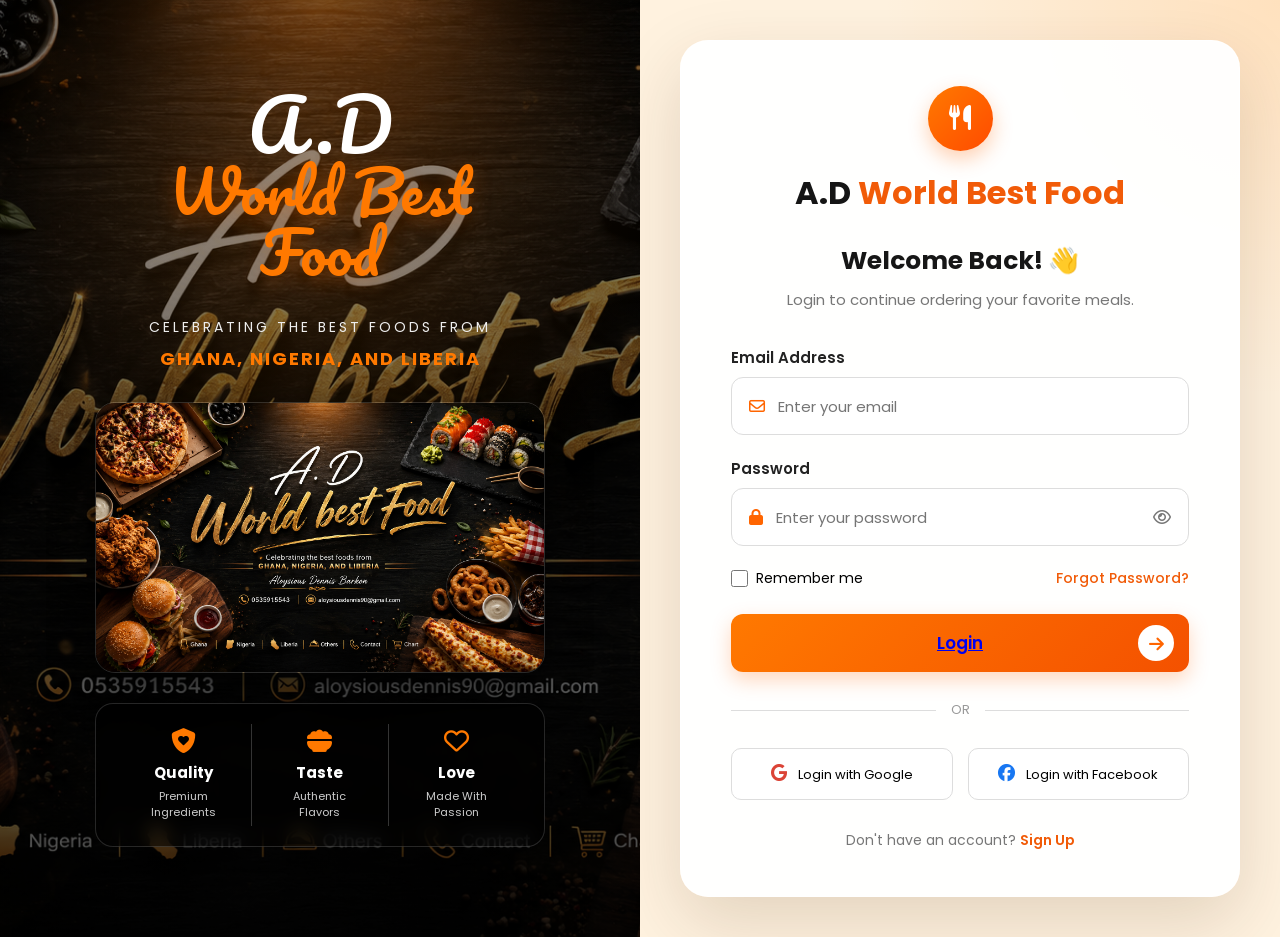
<file: index.html>
<!DOCTYPE html>
<html lang="en">
<head>
    <meta charset="UTF-8">
    <meta name="viewport" content="width=device-width, initial-scale=1.0">

    <title>A.D World Best Food - Login</title>

    <link rel="stylesheet" href="style.css">

    <!-- Google Font -->
    <link href="https://fonts.googleapis.com/css2?family=Poppins:wght@300;400;500;600;700&family=Pacifico&display=swap" rel="stylesheet">

    <!-- Icons -->
    <link rel="stylesheet"
          href="https://cdnjs.cloudflare.com/ajax/libs/font-awesome/6.5.2/css/all.min.css">
</head>



<body>

<div class="login-container">

    <!-- LEFT SIDE -->
    <section class="food-section">

        <div class="overlay"></div>

        <div class="food-content">

            <div class="brand">
                <span class="ad-logo">A.D</span>
                <span class="food-title">World Best<br>Food</span>
            </div>

            <p class="tagline">
                CELEBRATING THE BEST FOODS FROM
            </p>

            <h3>
                GHANA, NIGERIA, AND LIBERIA
            </h3>

            <div class="food-image">
                <img src="ChatGPT Image Aug 12, 2026, 12_40_56 AM.png" alt="Delicious sushi">
            </div>

            <div class="features">

                <div class="feature">
                    <i class="fa-solid fa-shield-heart"></i>
                    <h4>Quality</h4>
                    <p>Premium<br>Ingredients</p>
                </div>

                <div class="feature">
                    <i class="fa-solid fa-bowl-food"></i>
                    <h4>Taste</h4>
                    <p>Authentic<br>Flavors</p>
                </div>

                <div class="feature">
                    <i class="fa-regular fa-heart"></i>
                    <h4>Love</h4>
                    <p>Made With<br>Passion</p>
                </div>

            </div>

        </div>

    </section>


    <!-- RIGHT SIDE -->
    <section class="login-section">

        <div class="login-card">

            <div class="restaurant-icon">
                <i class="fa-solid fa-utensils"></i>
            </div>

            <h1>
                A.D <span>World Best Food</span>
            </h1>

            <h2>Welcome Back! 👋</h2>

            <p class="login-description">
                Login to continue ordering your favorite meals.
            </p><a href="index.html"></a>



            <!-- LOGIN FORM -->
            <form>

                <div class="input-group">
                    <label>Email Address</label>

                    <div class="input-box">
                        <i class="fa-regular fa-envelope"></i>

                        <input
                            type="email"
                            placeholder="Enter your email"
                            required
                        >
                    </div>
                </div>


                <div class="input-group">
                    <label>Password</label>

                    <div class="input-box">
                        <i class="fa-solid fa-lock"></i>

                        <input
                            type="password"
                            placeholder="Enter your password"
                            required
                        >

                        <i class="fa-regular fa-eye password-eye"></i>
                    </div>
                </div>


                <div class="form-options">

                    <label class="remember">
                        <input type="checkbox">
                        <span>Remember me</span>
                    </label>

                    <a href="#">
                        Forgot Password?
                    </a>

                </div>


                <button type="submit" class="login-btn">
                <a href="Food  website.html">Login</a>

                    <span>
                        <i class="fa-solid fa-arrow-right"></i>
                    </span>
                </button>

            </form>


            <!-- DIVIDER -->
            <div class="divider">
                <span></span>
                <p>OR</p>
                <span></span>
            </div>


            <!-- SOCIAL LOGIN -->
            <div class="social-login">

                <button class="social-btn">
                    <i class="fa-brands fa-google"></i>
                    Login with Google
                </button>

                <button class="social-btn">
                    <i class="fa-brands fa-facebook"></i>
                    Login with Facebook
                </button>

            </div>


            <!-- SIGN UP -->
            <p class="signup">
                Don't have an account?
                <a href="sign-up.html">Sign Up</a>
            </p>

        </div>

    </section>

</div>

</body>
</html>
</file>
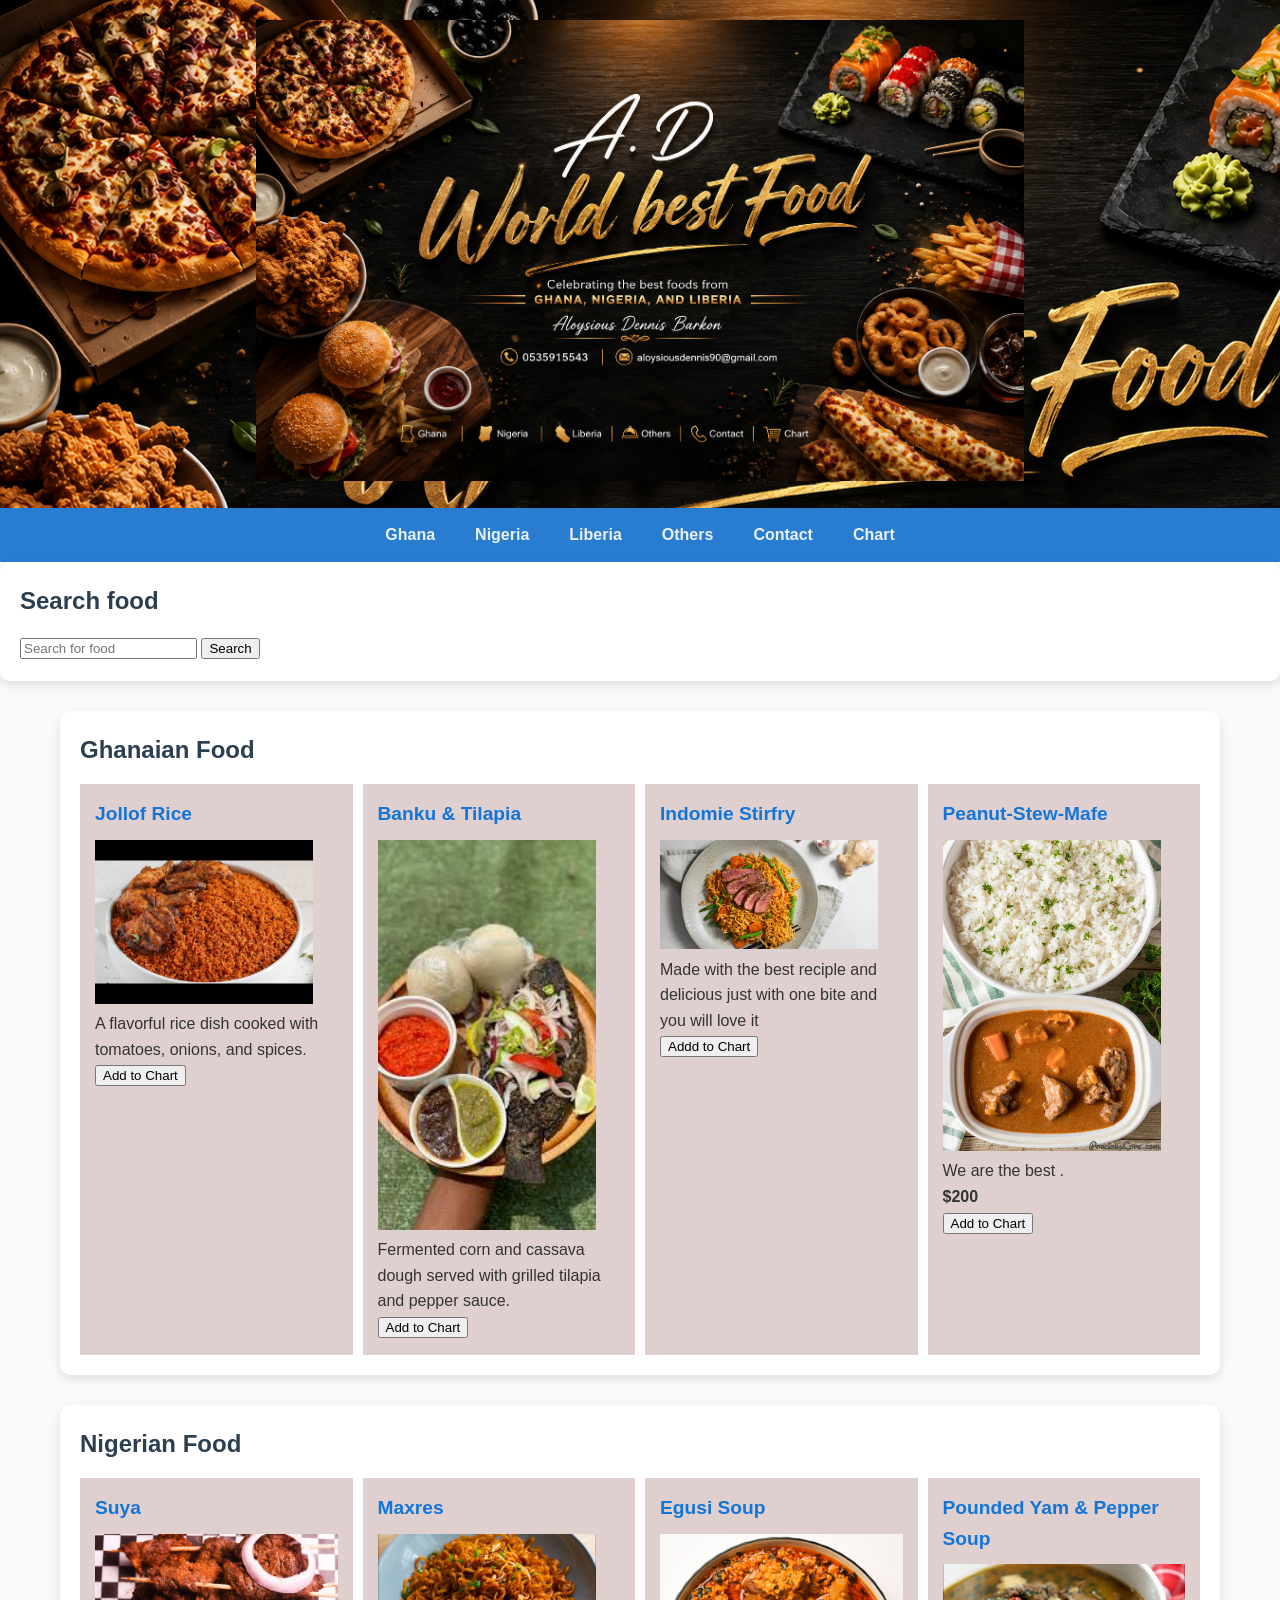
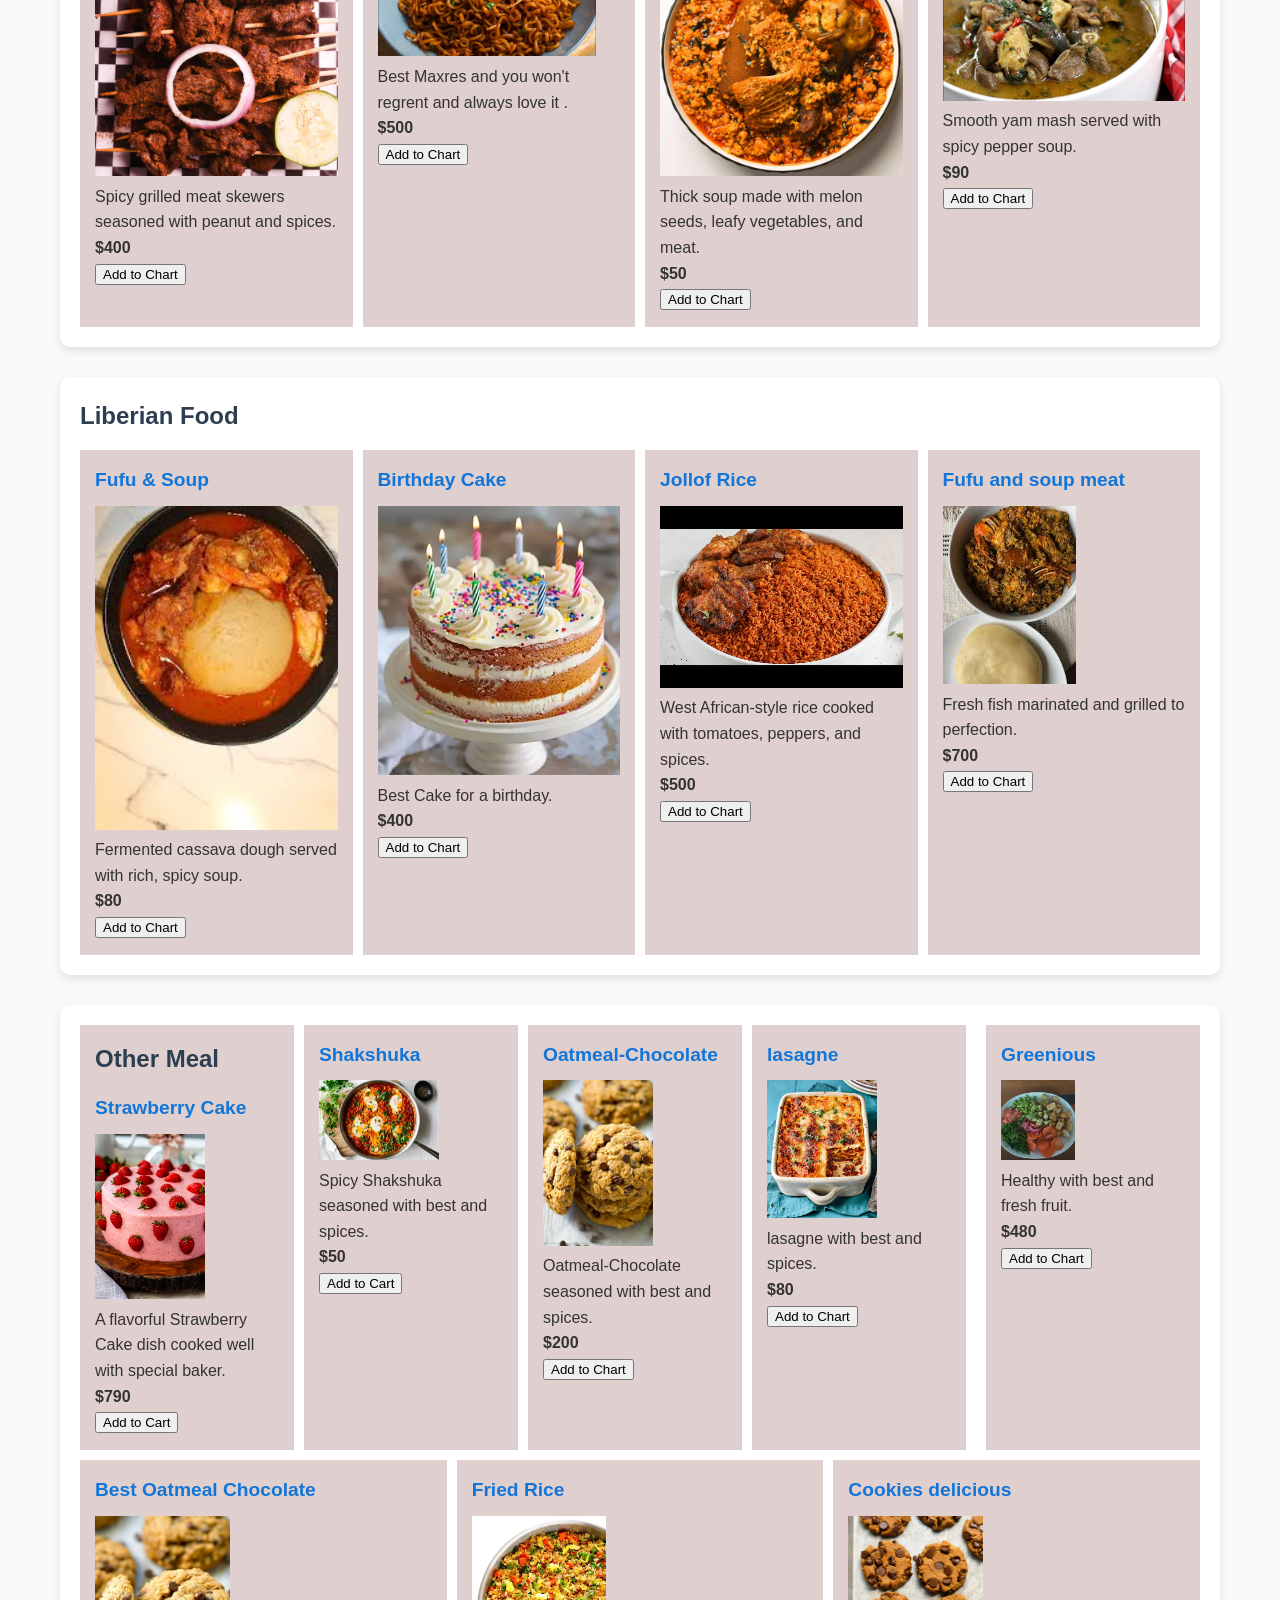
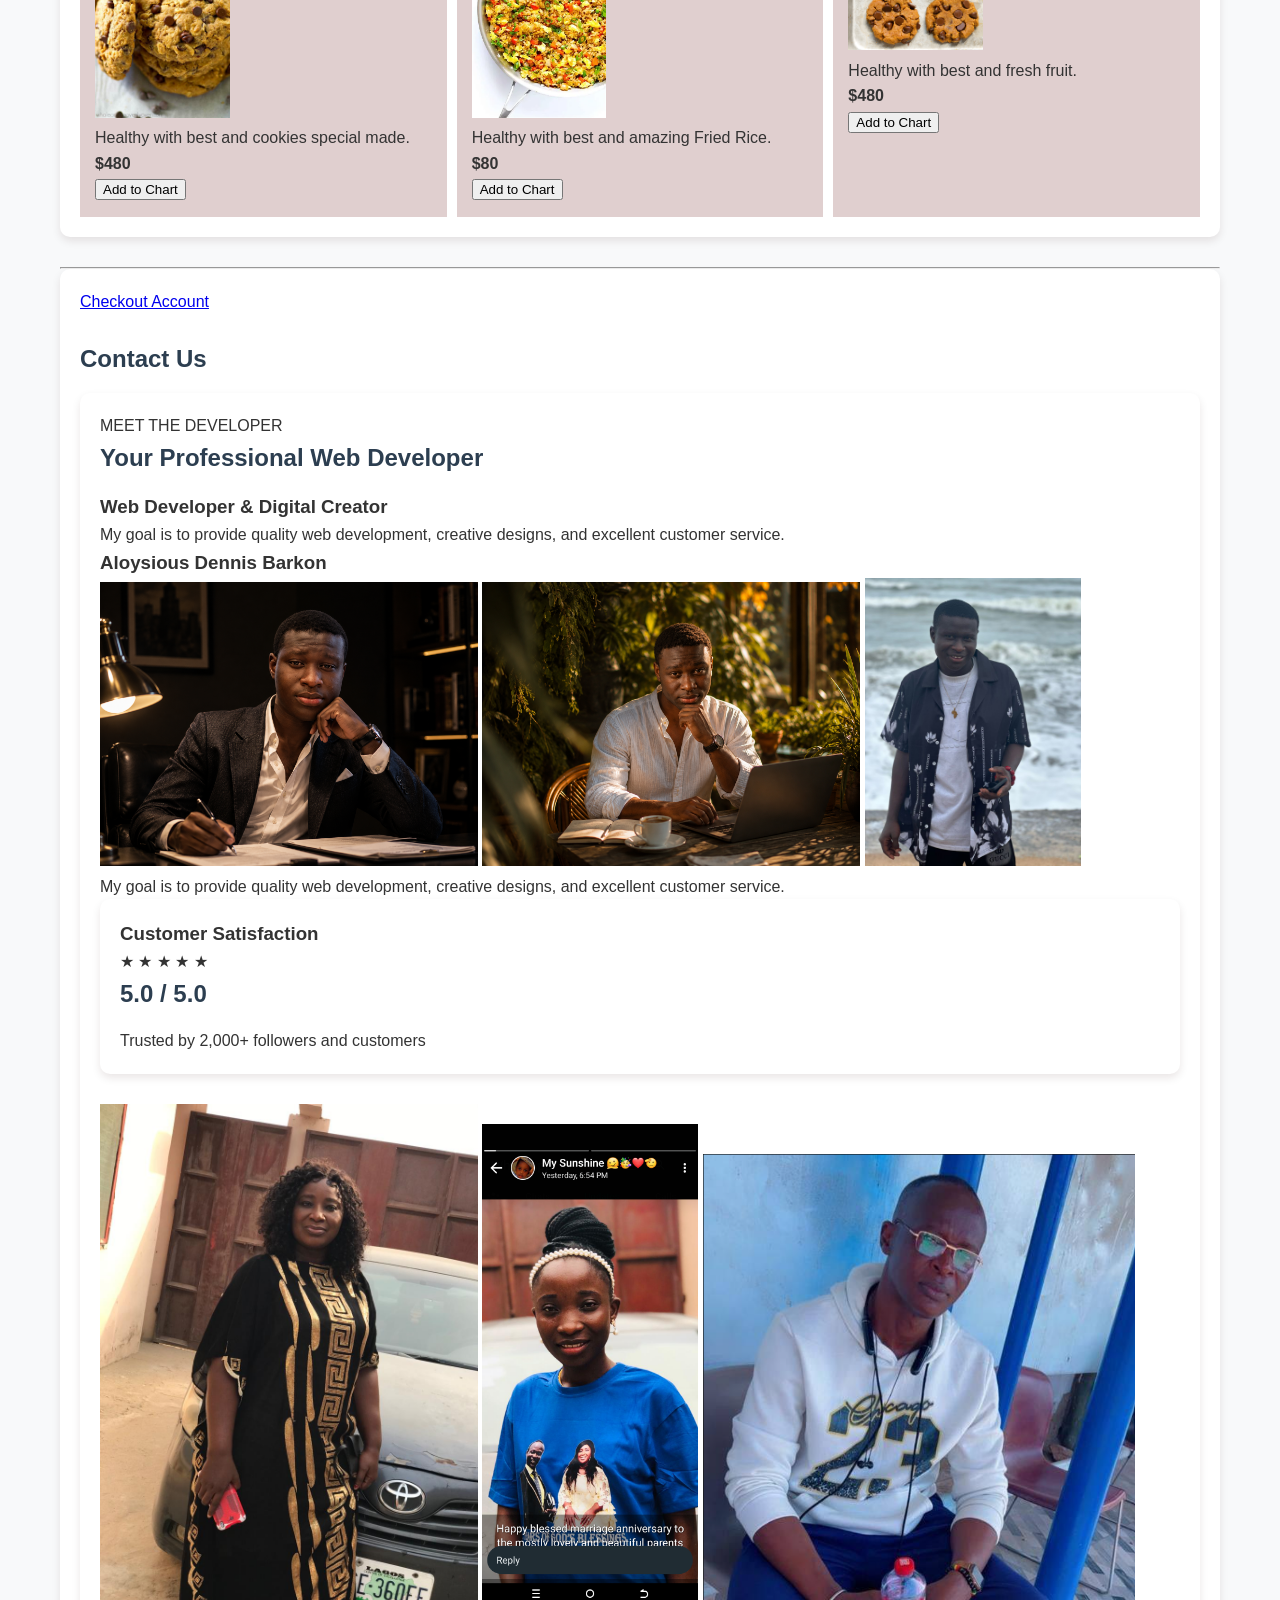
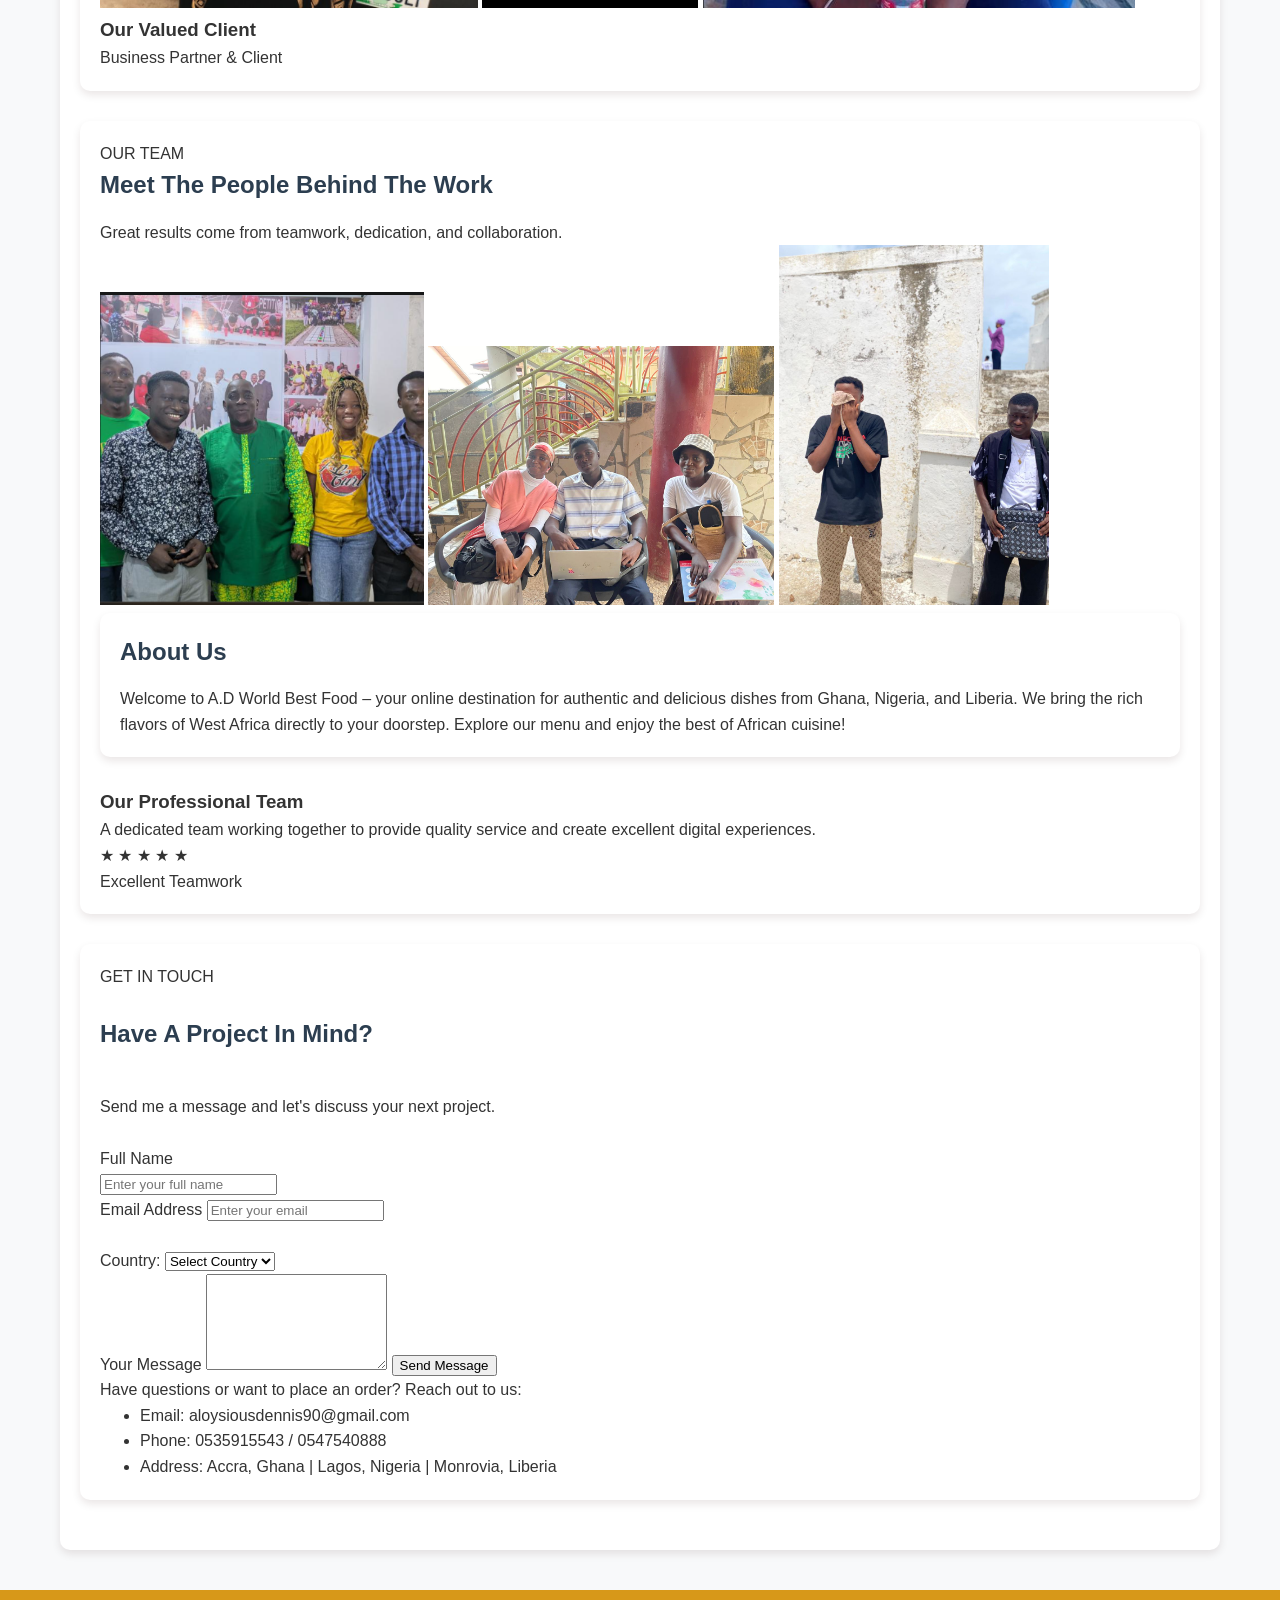
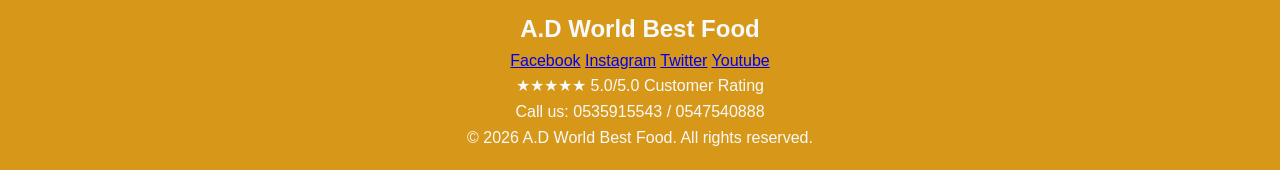
<file: Food  website.html>
<!DOCTYPE html>
<html lang="en">
<head>
    <meta charset="UTF-8">
    <meta name="viewport" content="width=device-width, initial-scale=1.0">

    <meta
        name="description"
        content="A.D World Best Food - Discover delicious Ghanaian, Nigerian, Liberian and international dishes."
    >

    <title>A.D World Best Food | Delicious African Cuisine</title>

    <link rel="stylesheet" href="Food website style.css">


</head>

<body>

    <header>

        <div class="logo">
        </div>

<img src="ChatGPT Image Aug 12, 2026, 12_40_56 AM.png" width="60%" height="30%" 
                    alt="Food"
                >


    </header>

    <nav>
        <a href="#ghana">Ghana</a>
        <a href="#nigeria">Nigeria</a>
        <a href="#liberia">Liberia</a>
        <a href="#Others">Others</a>
        <a href="#contact">Contact</a>
        <a href="#Chart">Chart</a><br><br>
    </nav>

               <section>
            <h2>Search food</h2>

            <form>
                <input 
                    type="search" 
                    name="search" 
                    placeholder="Search for food"
                >

                <button type="submit">Search</button>
            </form>

        </section>

    <main>
          <section id="ghana">
            <h2>Ghanaian Food </h2>
            <div class="food-list">
                <div class="food-item">
                    <h3>Jollof Rice</h3>
                    <article>


                     <img
                    src="jollof rice.jpg"
                    alt="Jollof Rice"width="90%" height="40%"
                >

                    <p>A flavorful rice dish cooked with tomatoes, onions, and spices.</p>

                    <button>Add to Chart</button>

                    </article>

                </div>

                <div class="food-item">

                <article>

                    <h3>Banku & Tilapia</h3>

                                   <img
                    src="banku and tilapie.jfif"
                    alt="banku and tilapia"width="90%" height="40%"
                >



                    <p>Fermented corn and cassava dough served with grilled tilapia and pepper sauce.</p>
                    <button>Add to Chart</button>

                    </article>
                </div>


                <div class="food-item">
                    <h3>Indomie Stirfry </h3>


                    <article>

                <img
                    src="Indomie_Stirfry-1.jpg"
                    alt="Indomie Stirfry "width="90%" height="40%"
                >



                    <p> Made with the best reciple and delicious just with one bite and you will love it </p><button>Addd to Chart</button>

                    </article>
                </div>




                <div class="food-item">

                    <h3>Peanut-Stew-Mafe</h3>

                    <article>

                    <img
                    src="Best-African-Peanut-Stew-Mafe-recipe.jpg"
                    alt="Peanut-Stew-Mafe"width="90%" height="40%"
                >

                    <p>We are the best .</p>
                    <p><strong>$200</strong></p>
                    <button>Add to Chart</button>

                    </article>
                </div>

            </div>
        </section>


        <section id="nigeria">

            <h2>Nigerian Food</h2>
            <div class="food-list">
                <div class="food-item">

                    <h3>Suya</h3>

                    <article>

                    <img
                    src="Beef-suya-on-kebab-sticks-with-red-onions-and-cucumber.webp"
                    alt="Suya"width="100%" height="80%"
                >

                    <p>Spicy grilled meat skewers seasoned with peanut and spices.</p>
                    <p><strong>$400</strong></p>
                    <button>Add to Chart</button>


                    </article>
                </div>

               <div class="food-item">

                    <h3>Maxres</h3>

                    <article>

         <img
                    src="maxresdefault.jpg"
                    alt="Maxres"width="90%" height="40%"
         >
                    <p>Best Maxres and you won't regrent and always love it .</p>
                    <p><strong>$500</strong></p>
                    <button>Add to Chart</button>


                    </article>
              </div>

                <div class="food-item">
                    <h3>Egusi Soup</h3>
                    <article>

                    <img
                    src="Egusi-tripe-cowfootand-meat-in-a-white-bowl.webp"
                    alt="Egusi Soup"width="100%" height="80%"
                >

                    <p>Thick soup made with melon seeds, leafy vegetables, and meat.</p>
                    <p><strong>$50</strong></p>

                    <button>Add to Chart</button>
                </article>

                </div>


                <div class="food-item">
                    <h3>Pounded Yam & Pepper Soup</h3>
                    <article>

                      <img
                    src="paman yaamjpg.jpg"
                    alt="Pounded Yam & Pepper Soup"width="100%" height="80%"
                >


                    <p>Smooth yam mash served with spicy pepper soup.</p>
                    <p><strong>$90</strong></p>
                    <button>Add to Chart</button>

                    </article>

                </div>
            </div>
        </section>


        <section id="liberia">
            <h2>Liberian Food</h2>
            <div class="food-list">
                <div class="food-item">

                    <h3>Fufu & Soup</h3>

                    <article>
         <img
                    src="fufu and light sou[.jfif"
                    alt="Fufu & Soup"width="100%" height="80%"
         >
                    <p>Fermented cassava dough served with rich, spicy soup.</p>
                    <p><strong>$80</strong></p>
                    <button>Add to Chart</button>
                </article>

                </div>


                <div class="food-item">

                    <h3>Birthday Cake</h3>
                    <article>
         <img
                    src="birthday-cake-11.webp"
                    alt="birthday-cake"width="100%" height="80%"
         >
                    <p>Best Cake for a birthday.</p>
                    <p><strong>$400</strong></p>
                    <button>Add to Chart</button>

                    </article>

                </div>


                <div class="food-item">
                    <h3>Jollof Rice</h3>
                    <article>

         <img 
                    src="jollof rice.jpg"
                    alt="Jollof Rice"width="100%" height="80%"
         > 
                    <p>West African-style rice cooked with tomatoes, peppers, and spices.</p>
                    <p><strong>$500</strong></p>
                    <button>Add to Chart</button>

                    </article>

                </div>

                <div class="food-item">
                    <h3>Fufu and soup meat</h3>
                    <article>

                     <img 
                    src="LIBERjfif.jfif"
                    alt="Fufu and soup meat "width="55%" height="30%"
         > 

                    <p>Fresh fish marinated and grilled to perfection.</p>
                    <p><strong>$700</strong></p>
                    <button>Add to Chart</button>
                    </article>

                </div>
            </div>
        </section>

        <section id="Others">
            <div class="food-list">
                <div class="food-item">
           <h2>Other Meal</h2>
                    <h3>Strawberry Cake</h3>
                    <article>

         <img 
                    src="Strawberry-Cake-6-scaled.jpg"
                    alt="Strawberry Cake"width="60%" height="60%"
        >

                    <p>A flavorful Strawberry Cake dish cooked well with special baker.</p>
                    <p><strong>$790</strong></p>
                    <button>Add to Cart</button>
                    </article>

                </div>


                <div class="food-item">

                    <h3>Shakshuka</h3> <article>

                    <img 
                    src="Shakshuka-main-1.webp"
                    alt="Shakshuka"width="65%" height="65%"
                >

                    <p>Spicy Shakshuka  seasoned with best and spices.</p>
                    <p><strong>$50</strong></p>
                    <button>Add to Cart</button>
                    </article>
                </div>


          <div class="food-item">

                    <h3>Oatmeal-Chocolate</h3>
                    <article>

                    <img 
                    src="The-Worlds-Best-Oatmeal-Chocolate-Chip-Cookies4.jpg"
                    alt="Oatmeal-Chocolate"width="60%" height="80%"
                >

                    <p>Oatmeal-Chocolate seasoned with best and spices.</p>
                    <p><strong>$200</strong></p>
                    <button>Add to Chart</button>

                    </article>
            
         </div>

         <div class="food-item">

                    <h3>lasagne</h3>
                    <article>

                    <img 
                    src="lasagne-768x960.jpg"
                    alt="lasagne"width="60%" height="80%"
                >

                    <p>lasagne with best and spices.</p>
                    <p><strong>$80</strong></p>
                    <button>Add to Chart</button>
                    </article>

                </div>

<br><br>


         <div class="food-item">

                    <h3>Greenious </h3>
                    <article>

                    <img
                    src="496104678_18500143810063123_7115062515781219911_n.jpg"
                    alt="Greenious"width=40%" height="45%"
                >

                    <p>Healthy with best and fresh fruit.</p>
                    <p><strong>$480</strong></p>
                    <button>Add to Chart</button>
                    </article>

                </div>
                <div class="food-item">

                    <h3> Best Oatmeal Chocolate </h3>
                    <article>

                    <img
                    src="The-Worlds-Best-Oatmeal-Chocolate-Chip-Cookies4.jpg"
                    alt="Best Oatmeal Chocolate"width="40%" height="40%"
                >

                    <p>Healthy with best and cookies special made.</p>
                    <p><strong>$480</strong></p>
                    <button>Add to Chart</button>
                    </article>

                </div>


                         <div class="food-item">

                    <h3>Fried Rice </h3>
                    <article>

                    <img
                    src="OIP.jpg"
                    alt="Fried Rice"width="40%" height="35%"
                >

                    <p>Healthy with best and amazing Fried Rice.</p>
                    <p><strong>$80</strong></p>
                    <button>Add to Chart</button>
                    </article>

                </div>


                         <div class="food-item">

                    <h3>Cookies delicious </h3>
                    <article>

                    <img
                    src="Pumpkin-Protein-Cookies-Recipe.jpg"
                    alt="Cookies "width="40%" height="40%"
                >

                    <p>Healthy with best and fresh fruit.</p>
                    <p><strong>$480</strong></p>
                    <button>Add to Chart</button>
                    </article>

                </div>


              </section>

                      <hr>


        <!-- Checkout Section -->
        <section id="Chart">
             <div class="food-list">
                <div class="chart-item">
  <a href="Checkout account index.html">Checkout Account</a><br><br>

        <h2>Contact Us</h2>


<section class="developer-section">


        <div class="Web Developer">


            <p>MEET THE DEVELOPER</p>

            <h2>Your Professional Web Developer</h2>


            <h3>
                Web Developer & Digital Creator
            </h3>


          <p>

                My goal is to provide quality web development,
                creative designs, and excellent customer service.


          </p>


        <div class="Web Developer">
            <h3>Aloysious Dennis Barkon</h3>

            <img src="ChatGPT Image Aug 10, 2026, 12_31_46 PM.png" width="35%" height="40%"
                 alt="Web Developer">

             <img src="ChatGPT Image Aug 10, 2026, 12_28_58 PM.png" width="35%" height="45%"
                 alt="Web Developer">

         <img src="WhatsApp Image 2025-05-25 at 00.11.19_2878a589.jpg"width=20%" height="15%" alt="Web Developer">


        <p>

                My goal is to provide quality web development,
                creative designs, and excellent customer service.

        </p>

        </div>



         <section class="client-section">


       <div class="rating-box">


                <h3>
                    Customer Satisfaction
                </h3>


                <div class="stars">

                    ★ ★ ★ ★ ★

                </div>

                <h2>
                    5.0 / 5.0
                </h2>


                <p>
                    Trusted by 2,000+ followers and customers
                </p>


            </div>


        </div>




        <div class="our Valued Client">


            <img src="IMG-20240221-WA0017.jpg"width="35%" height="50%" 
                 alt="Our Valued Client">

            <img src="Screenshot_20240316-170813.png"width="20%" height="10%" 
                 alt="Our Valued Client">

           <img src="Screenshot 2026-07-25 180303.png"width="40%" height="65%" 
                 alt="Our Valued Client"> 

            <h3>
                Our Valued Client
            </h3>


            <p>
                Business Partner & Client
            </p>


        </div>

    </section>

    <section class="team-section">


        <div class="team-heading">


            <p class="section-label">
                OUR TEAM
            </p>


            <h2>
                Meet The People
                <span>Behind The Work</span>
            </h2>


            <p>

                Great results come from teamwork,
                dedication, and collaboration.

            </p>


        </div>


        <div class="team-card">


            <img src="Screenshot 2026-07-25 082846.png"width="30%" height="35%" 
                 alt="Our Professional Team">

         <img src="WhatsApp Image 2025-05-19 at 17.21.46_babfc164.jpg"width="32%" height="40%" 
            alt="Our Professional Team">
            <img src="WhatsApp Image 2025-05-25 at 11.38.21_f4943041.jpg" width="25%" height="10%" 
             alt="Our Valued Client">

            <section id="about">
            <h2>About Us</h2>
            <p>Welcome to A.D World Best Food – your online destination for authentic and delicious dishes from Ghana, Nigeria, and Liberia. We bring the rich flavors of West Africa directly to your doorstep. Explore our menu and enjoy the best of African cuisine!</p>
        </section>



            <div class="team-content">


                <h3>
                    Our Professional Team
                </h3>


                <p>

                    A dedicated team working together to provide
                    quality service and create excellent digital
                    experiences.

                </p>


                <div class="team-rating">

                    ★ ★ ★ ★ ★

                </div>


                <p>
                    Excellent Teamwork
                </p>


            </div>

        </div>

    </section>




 <section id="message"
             class="contact-section">


        <div class="contact-heading">


            <p class="section-label">
                GET IN TOUCH
            </p><br>


            <h2>
                Have A Project
                <span>In Mind?</span>
            </h2><br>


            <p>

                Send me a message and let's discuss
                your next project.

            </p><br>


        </div>

<form>

            <label>
                Full Name
            </label><br>


            <input type="text"
                   placeholder="Enter your full name"
                   required><br>


            <label>
                Email Address
            </label>


            <input type="email"
                   placeholder="Enter your email"
                   required><br><br>



            <label for="country">Country:</label>

            <select id="country" name="country">

                <option value="">Select Country</option>
                <option value="ghana">Ghana</option>
                <option value="nigeria">Nigeria</option>
                <option value="liberia">Liberia</option>

            </select>


            <label><br>
                Your Message
            </label>


            <textarea rows="6"
                      placeholder="Write your message here..."
                      required>
            </textarea>


            <button type="submit">

                Send Message

            </button>

        </form>

                        <p>Have questions or want to place an order? Reach out to us:</p>
            <ul>
                <li>Email: aloysiousdennis90@gmail.com</li>
                <li>Phone: 0535915543 / 0547540888</li>
                <li>Address: Accra, Ghana | Lagos, Nigeria | Monrovia, Liberia</li>
            </ul>
        </section>



    </main>


    <footer>

        <h2> A.D World Best Food</h2>

        <p>
            <a href="#">Facebook</a> 
            <a href="#">Instagram</a>
            <a href="#">Twitter</a>
            <a href="#">Youtube</a>
        </p>
              <p>
            ★★★★★ 5.0/5.0 Customer Rating
        </p>

        <P> Call us: 0535915543 / 0547540888</P>

        <p> &copy; 2026 A.D World Best Food. All rights reserved.</p>
    </footer>
    </footer>

<script>
  //const mobileToggle = document.getElementById('mobileToggle');
  //const navLinks = document.getElementById('navLinks');

  mobileToggle.addEventListener('click',() => {
    navLinks.classList.Toggle('active');
  })
  //close Mobile Menu  on Nav item Click
  document.querySelectorAll('.nav-links a').forEach(link => {
    link.addEventListener('click',() =>{
        navLinks.classList.remove('active');
  });
});

//form Submission Alert
document.getElementById('orderform').addEventListener('submit', function(e){
 e.preventDefault();
 alert('Than you for your order request! We will contact you shortly.');
 this.reset();
 })
</script>

</body>
</html>
</file>
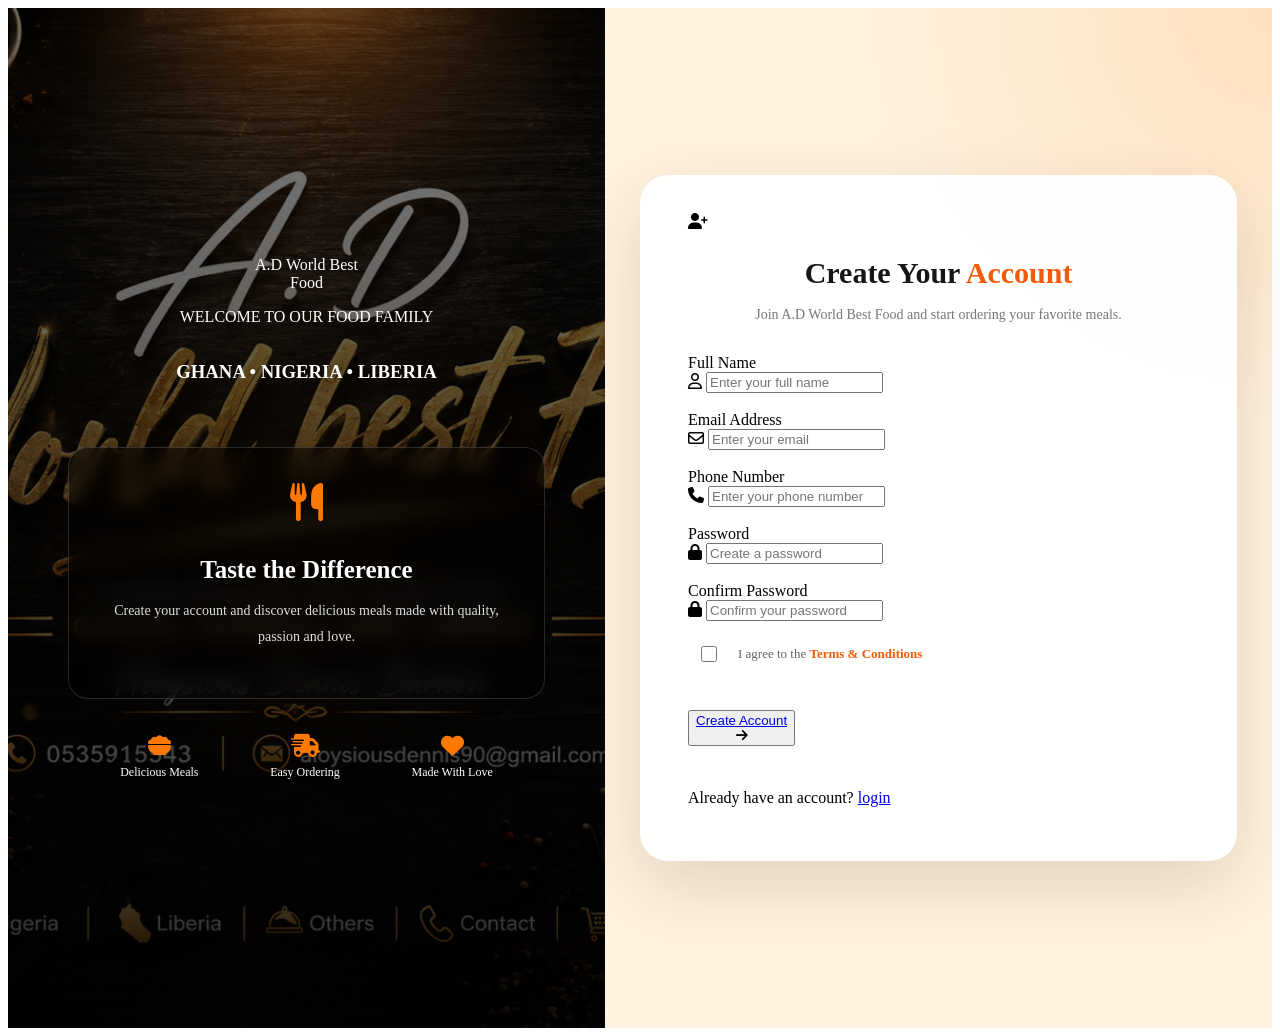
<file: sign-up.html>
<!DOCTYPE html>
<html lang="en">

<head>

    <meta charset="UTF-8">

    <meta name="viewport"
          content="width=device-width, initial-scale=1.0">

    <title>Sign Up - A.D World Best Food</title>

    <link rel="stylesheet" href="Sign Upstyle.css">

    <!-- Google Fonts -->
    <link href="https://fonts.googleapis.com/css2?family=Poppins:wght@300;400;500;600;700&family=Pacifico&display=swap"
          rel="stylesheet">

    <!-- Font Awesome -->
    <link rel="stylesheet"
          href="https://cdnjs.cloudflare.com/ajax/libs/font-awesome/6.5.2/css/all.min.css">

</head>


<body>


<div class="signup-container">


    <!-- LEFT SIDE -->

    <section class="signup-food-section">

        <div class="signup-overlay"></div>

        <div class="signup-food-content">

            <div class="brand">

                <span class="ad-logo">
                    A.D
                </span>

                <span class="food-title">
                    World Best<br>Food
                </span>

            </div>


            <p class="tagline">
                WELCOME TO OUR FOOD FAMILY
            </p>


            <h3>
                GHANA • NIGERIA • LIBERIA
            </h3>


            <div class="signup-message">

                <i class="fa-solid fa-utensils"></i>

                <h2>
                    Taste the Difference
                </h2>

                <p>
                    Create your account and discover
                    delicious meals made with quality,
                    passion and love.
                </p>

            </div>


            <div class="signup-benefits">

                <div>
                    <i class="fa-solid fa-bowl-food"></i>
                    <span>Delicious Meals</span>
                </div>

                <div>
                    <i class="fa-solid fa-truck-fast"></i>
                    <span>Easy Ordering</span>
                </div>

                <div>
                    <i class="fa-solid fa-heart"></i>
                    <span>Made With Love</span>
                </div>

            </div>

        </div>

    </section>



    <!-- RIGHT SIDE -->

    <section class="signup-section">

        <div class="signup-card">


            <!-- ICON -->

            <div class="restaurant-icon">

                <i class="fa-solid fa-user-plus"></i>

            </div>


            <!-- BRAND -->

            <h1>
                Create Your
                <span>Account</span>
            </h1>


            <p class="signup-description">
                Join A.D World Best Food and start
                ordering your favorite meals.
            </p>



            <!-- FORM -->

            <form>


                <!-- FULL NAME -->

                <div class="input-group">

                    <label>
                        Full Name
                    </label>

                    <div class="input-box">

                        <i class="fa-regular fa-user"></i>

                        <input
                            type="text"
                            placeholder="Enter your full name"
                            required
                        >

                    </div>

                </div>



                <!-- EMAIL -->

                <div class="input-group"><br>

                    <label>
                        Email Address
                    </label>

                    <div class="input-box">

                        <i class="fa-regular fa-envelope"></i>

                        <input
                            type="email"
                            placeholder="Enter your email"
                            required
                        >

                    </div>

                </div>



                <!-- PHONE -->

                <div class="input-group"><br>

                    <label>
                        Phone Number
                    </label><br>

                    <div class="input-box">

                        <i class="fa-solid fa-phone"></i>

                        <input
                            type="tel"
                            placeholder="Enter your phone number"
                            required
                        >

                    </div><br>

                </div>



                <!-- PASSWORD -->

                <div class="input-group">

                    <label>
                        Password
                    </label><br>

                    <div class="input-box">

                        <i class="fa-solid fa-lock"></i>

                        <input
                            type="password"
                            placeholder="Create a password"
                            required
                        >

                    </div><br>

                </div>



                <!-- CONFIRM PASSWORD -->

                <div class="input-group">

                    <label>
                        Confirm Password
                    </label><br>

                    <div class="input-box">

                        <i class="fa-solid fa-lock"></i>

                        <input
                            type="password"
                            placeholder="Confirm your password"
                            required
                        >

                    </div><br>

                </div>



                <!-- TERMS -->

                <label class="terms"><br>

                    <input type="checkbox" required><br>

                    <span>
                        I agree to the
                        <a href="#">Terms & Conditions</a>
                    </span>

                </label><br>



                <!-- SIGN UP BUTTON -->

                <button
                    type="submit"
                    class="login-btn signup-btn">

                 <a href="Food  website.html">Create Account</a>

                    <span><br>
                        <i class="fa-solid fa-arrow-right"></i>
                    </span>

                </button>


            </form>

            <p class="signup login-link"><br>

                Already have an account?
                <a href="index.html">login</a>
               <a href="Food  website.html"></a>

                </a>

            </p>


        </div>

    </section>

</div>


</body>

</html>
</file>
<file: style.css>
/* ================================
   GLOBAL SETTINGS
================================ */

* {
    margin: 0;
    padding: 0;
    box-sizing: border-box;
}

body {
    font-family: "Poppins", sans-serif;
    background: #fff0dc;
    min-height: 100vh;
}


/* ================================
   MAIN CONTAINER
================================ */

.login-container {
    width: 100%;
    min-height: 100vh;

    display: flex;
}


/* ================================
   LEFT FOOD SECTION
================================ */

.food-section {
    width: 50%;
    min-height: 100vh;

    position: relative;

    background:
        linear-gradient(
            rgba(0, 0, 0, 0.45),
            rgba(0, 0, 0, 0.7)
        ),
        url("ChatGPT Image Aug 12, 2026, 12_40_56 AM.png");

    background-size: cover;
    background-position: center;

    color: white;

    overflow: hidden;
}


/* Dark overlay */

.overlay {
    position: absolute;

    inset: 0;

    background:
        radial-gradient(
            circle at 50% 20%,
            rgba(255, 128, 0, 0.15),
            transparent 45%
        );

    pointer-events: none;
}


/* Left content */

.food-content {
    position: relative;

    z-index: 2;

    width: 100%;
    height: 100%;

    padding: 70px 70px;

    display: flex;
    flex-direction: column;
    align-items: center;
    justify-content: center;

    text-align: center;
}


/* ================================
   BRAND
================================ */

.brand {
    display: flex;
    flex-direction: column;

    align-items: center;

    margin-bottom: 25px;
}

.ad-logo {
    font-family: "Pacifico", cursive;

    font-size: 70px;

    color: white;

    line-height: 1;
}

.food-title {
    font-family: "Pacifico", cursive;

    font-size: 58px;

    line-height: 1.05;

    color: #ff7900;

    text-shadow:
        0 5px 20px rgba(255, 111, 0, 0.3);
}


/* ================================
   TAGLINE
================================ */

.tagline {
    letter-spacing: 3px;

    font-size: 14px;

    margin-top: 10px;

    color: #eee;
}

.food-content h3 {
    color: #ff7900;

    letter-spacing: 2px;

    margin-top: 7px;

    font-size: 18px;
}


/* ================================
   FOOD IMAGE
================================ */

.food-image {
    width: 90%;

    margin-top: 30px;

    border-radius: 20px;

    overflow: hidden;

    box-shadow:
        0 15px 40px rgba(0, 0, 0, 0.6);

    border: 1px solid rgba(255,255,255,0.15);
}

.food-image img {
    width: 100%;

    display: block;

    max-height: 300px;

    object-fit: cover;

    transition: transform 0.5s ease;
}

.food-image:hover img {
    transform: scale(1.05);
}


/* ================================
   FEATURES
================================ */

.features {
    width: 90%;

    display: flex;

    justify-content: space-around;

    margin-top: 30px;

    padding: 20px;

    border-radius: 18px;

    background: rgba(0, 0, 0, 0.45);

    backdrop-filter: blur(10px);

    border: 1px solid rgba(255,255,255,0.15);
}

.feature {
    flex: 1;

    padding: 5px 15px;

    border-right: 1px solid rgba(255,255,255,0.2);
}

.feature:last-child {
    border-right: none;
}

.feature i {
    font-size: 25px;

    color: #ff7900;

    margin-bottom: 7px;
}

.feature h4 {
    font-size: 15px;

    margin-bottom: 4px;
}

.feature p {
    color: #ccc;

    font-size: 11px;

    line-height: 1.5;
}


/* ================================
   RIGHT LOGIN SECTION
================================ */

.login-section {
    width: 50%;

    min-height: 100vh;

    display: flex;

    align-items: center;

    justify-content: center;

    padding: 40px;

    background:
        radial-gradient(
            circle at top right,
            rgba(255, 128, 0, 0.15),
            transparent 35%
        ),
        #fff2df;
}


/* ================================
   LOGIN CARD
================================ */

.login-card {
    width: 100%;

    max-width: 620px;

    background: rgba(255,255,255,0.96);

    padding: 45px 50px;

    border-radius: 28px;

    box-shadow:
        0 25px 70px rgba(60, 35, 10, 0.15);

    border: 1px solid rgba(255, 255, 255, 0.8);

    animation: cardAppear 0.7s ease;
}


@keyframes cardAppear {

    from {
        opacity: 0;
        transform: translateY(25px);
    }

    to {
        opacity: 1;
        transform: translateY(0);
    }
}


/* ================================
   RESTAURANT ICON
================================ */

.restaurant-icon {
    width: 65px;

    height: 65px;

    border-radius: 50%;

    display: flex;

    align-items: center;

    justify-content: center;

    margin: 0 auto 18px;

    background: linear-gradient(
        135deg,
        #ff7900,
        #ff4b00
    );

    color: white;

    font-size: 25px;

    box-shadow:
        0 8px 20px rgba(255, 101, 0, 0.3);
}


/* ================================
   HEADINGS
================================ */

.login-card h1 {
    text-align: center;

    font-size: 32px;

    color: #151515;

    margin-bottom: 25px;
}

.login-card h1 span {
    color: #f15b08;
}

.login-card h2 {
    text-align: center;

    font-size: 25px;

    color: #161616;
}

.login-description {
    text-align: center;

    color: #777;

    margin-top: 8px;

    margin-bottom: 35px;

    font-size: 15px;
}


/* ================================
   INPUTS
================================ */

.input-group {
    margin-bottom: 22px;
}

.input-group label {
    display: block;

    font-size: 15px;

    font-weight: 600;

    color: #222;

    margin-bottom: 8px;
}

.input-box {
    height: 58px;

    display: flex;

    align-items: center;

    border: 1px solid #ddd;

    border-radius: 12px;

    padding: 0 17px;

    background: white;

    transition: 0.3s;
}

.input-box:focus-within {
    border-color: #ff6500;

    box-shadow:
        0 0 0 4px rgba(255, 101, 0, 0.1);
}

.input-box > i {
    color: #ff6500;

    margin-right: 13px;
}

.input-box input {
    width: 100%;

    height: 100%;

    border: none;

    outline: none;

    font-family: inherit;

    font-size: 15px;
}

.password-eye {
    cursor: pointer;

    margin-right: 0 !important;

    color: #777 !important;
}


/* ================================
   FORM OPTIONS
================================ */

.form-options {
    display: flex;

    justify-content: space-between;

    align-items: center;

    margin-bottom: 25px;

    font-size: 14px;
}

.remember {
    display: flex;

    gap: 8px;

    align-items: center;

    cursor: pointer;
}

.remember input {
    accent-color: #ff6500;

    width: 17px;

    height: 17px;
}

.form-options a {
    color: #f15b08;

    text-decoration: none;

    font-weight: 500;
}

.form-options a:hover {
    text-decoration: underline;
}


/* ================================
   LOGIN BUTTON
================================ */

.login-btn {
    width: 100%;

    height: 58px;

    border: none;

    border-radius: 12px;

    background:
        linear-gradient(
            135deg,
            #ff7900,
            #f45100
        );

    color: white;

    font-size: 17px;

    font-weight: 600;

    font-family: inherit;

    cursor: pointer;

    position: relative;

    transition: 0.3s;

    box-shadow:
        0 8px 20px rgba(255, 95, 0, 0.25);
}

.login-btn span {
    position: absolute;

    right: 15px;

    top: 50%;

    transform: translateY(-50%);

    width: 36px;

    height: 36px;

    background: white;

    color: #ff6500;

    border-radius: 50%;

    display: flex;

    align-items: center;

    justify-content: center;
}

.login-btn:hover {
    transform: translateY(-2px);

    box-shadow:
        0 12px 28px rgba(255, 95, 0, 0.35);
}


/* ================================
   DIVIDER
================================ */

.divider {
    display: flex;

    align-items: center;

    gap: 15px;

    margin: 28px 0;
}

.divider span {
    flex: 1;

    height: 1px;

    background: #ddd;
}

.divider p {
    color: #999;

    font-size: 13px;
}


/* ================================
   SOCIAL BUTTONS
================================ */

.social-login {
    display: flex;

    gap: 15px;
}

.social-btn {
    flex: 1;

    height: 52px;

    background: white;

    border: 1px solid #ddd;

    border-radius: 10px;

    font-family: inherit;

    cursor: pointer;

    font-size: 13px;

    transition: 0.3s;
}

.social-btn i {
    margin-right: 8px;

    font-size: 17px;
}

.social-btn:first-child i {
    color: #db4437;
}

.social-btn:last-child i {
    color: #1877f2;
}

.social-btn:hover {
    border-color: #ff7900;

    transform: translateY(-2px);

    box-shadow:
        0 6px 15px rgba(0,0,0,0.08);
}




.signup {
    text-align: center;

    margin-top: 30px;

    color: #777;

    font-size: 14px;
}

.signup a {
    color: #f15b08;

    text-decoration: none;

    font-weight: 600;
}

.signup a:hover {
    text-decoration: underline;
}


/* ================================
   RESPONSIVE DESIGN
================================ */

@media (max-width: 1000px) {

    .login-container {
        flex-direction: column;
    }

    .food-section,
    .login-section {
        width: 100%;
    }

    .food-section {
        min-height: 700px;
    }

    .login-section {
        padding: 30px 20px;
    }
}


@media (max-width: 600px) {

    .food-content {
        padding: 40px 20px;
    }

    .ad-logo {
        font-size: 50px;
    }

    .food-title {
        font-size: 40px;
    }

    .food-image {
        width: 100%;
    }

    .features {
        width: 100%;
    }

    .feature {
        padding: 5px;
    }

    .login-card {
        padding: 30px 20px;

        border-radius: 20px;
    }

    .login-card h1 {
        font-size: 25px;
    }

    .social-login {
        flex-direction: column;
    }
}
</file>
<file: Food website style.css>
/* Reset some default styles */
        * {
            box-sizing: border-box;
            margin: 0;
            padding: 2;

        }

        body {
            font-family: 'Arial', sans-serif;
            background-color: #f8f9fa;
            color: #333;
            line-height: 1.6;
        }

        /* Header Styles */
        header {
            background-image:  url('ChatGPT Image Aug 12, 2026, 12_40_56 AM.png');
            color: #30cf52;
            padding: 20px 0;
            text-align: center;
            position: relative;
            top: 3;
            z-index: 1000;
        }


        header h1 {

            font-size: 2.5em;
        }

        /* Navigation Styles */
        nav {
            display: flex;
            justify-content: center;
            flex-wrap: wrap;
            background-color: #287dd1;
        }

        nav a {
            color: #ecf0f1;
            padding: 14px 20px;
            text-decoration: none;
            font-weight: bold;
            transition: background-color 0.3s;
        }

        nav a:hover {
            background-color: #020304;
        }

        /* Main Content Styles */
    main {
        max-width: 1200px;
        margin: 20px auto;
        padding: 0 20px;
    }

        /* Section Styles */
        section {
            background-color: #fff;
            margin-bottom: 30px;
            padding: 20px;
            border-radius: 10px;
            box-shadow: 0 4px 8px rgba(50, 3, 3, 0.1);

        }

        section h2 {
            color: #2c3e50;
            margin-bottom: 15px;
        }

        /* Food list styles */
        .food-list {
            display: flex;
            flex-wrap: wrap;
            gap: 10px;
        }

        .food-item {
            flex: 1 1 200px;
            background-color: #e0cfcf;
            padding: 15px;
            border-radius: 8x;
            transition: transform 0.2s;
        }


        .food-item:hover {
            transform: scale(1.05);
        }

        .food-item h3 {
            margin-bottom: 10px;
            font-size: 1.2em;
            color: #1275d8;
        }

        /* Footer Styles */
        footer {
            background-color: #d79819;
            color: #f8f9fa;
            text-align: center;
            padding: 20px 0;
            margin-top: 40px;
        }

        /* Responsive Design */
        @media(max-width: 768px) {
            nav {
                flex-direction: column;
            }
            .food-list {
                flex-direction: column;
            }
        }
</file>
<file: Sign Upstyle.css>
/* =================================
   SIGN UP PAGE
================================= */

.signup-container {
    width: 100%;
    min-height: 100vh;

    display: flex;
}


/* =================================
   SIGN UP LEFT SIDE
================================= */

.signup-food-section {
    width: 50%;
    min-height: 100vh;

    position: relative;

    background:
        linear-gradient(
            rgba(0, 0, 0, 0.5),
            rgba(0, 0, 0, 0.8)
        ),
        url("ChatGPT Image Aug 12, 2026, 12_40_56 AM.png");

    background-size: cover;
    background-position: center;

    color: white;
}


.signup-overlay {
    position: absolute;

    inset: 0;

    background:
        radial-gradient(
            circle at center,
            rgba(57, 28, 3, 0.18),
            transparent 55%
        );
}


.signup-food-content {
    position: relative;

    z-index: 2;

    min-height: 100vh;

    padding: 60px;

    display: flex;

    flex-direction: column;

    justify-content: center;

    align-items: center;

    text-align: center;
}


/* =================================
   SIGN UP MESSAGE
================================= */

.signup-message {
    max-width: 480px;

    margin-top: 45px;

    padding: 35px;

    background:
        rgba(0, 0, 0, 0.45);

    border:

        1px solid
        rgba(255,255,255,0.15);

    border-radius: 20px;

    backdrop-filter: blur(10px);
}


.signup-message i {
    font-size: 38px;

    color: #ff7900;

    margin-bottom: 15px;
}


.signup-message h2 {
    font-size: 25px;

    margin-bottom: 10px;
}


.signup-message p {
    color: #ddd;

    font-size: 14px;

    line-height: 1.8;
}


/* =================================
   BENEFITS
================================= */

.signup-benefits {
    width: 90%;

    display: flex;

    justify-content: space-around;

    margin-top: 35px;

    gap: 15px;
}


.signup-benefits div {
    display: flex;

    flex-direction: column;

    align-items: center;

    gap: 8px;

    color: white;

    font-size: 12px;
}


.signup-benefits i {
    color: #ff7900;

    font-size: 23px;
}


/* =================================
   RIGHT SIGN UP SECTION
================================= */

.signup-section {
    width: 50%;

    min-height: 100vh;

    padding: 35px;

    display: flex;

    justify-content: center;

    align-items: center;

    background:
        radial-gradient(
            circle at top right,
            rgba(255, 128, 0, 0.15),
            transparent 35%
        ),
        #fff2df;
}


/* =================================
   SIGN UP CARD
================================= */

.signup-card {
    width: 100%;

    max-width: 600px;

    padding: 38px 48px;

    background: rgba(255,255,255,0.97);

    border-radius: 28px;

    box-shadow:
        0 25px 70px
        rgba(60,35,10,0.15);

    animation: cardAppear 0.7s ease;
}


/* =================================
   SIGN UP HEADING
================================= */

.signup-card h1 {
    text-align: center;

    font-size: 30px;

    color: #161616;

    margin-bottom: 10px;
}


.signup-card h1 span {
    color: #f15b08;
}


.signup-description {
    text-align: center;

    color: #777;

    font-size: 14px;

    margin-bottom: 28px;

    line-height: 1.6;
}


/* =================================
   TERMS
================================= */

.terms {
    display: flex;

    align-items: flex-start;

    gap: 9px;

    margin: 5px 0 22px;

    color: #666;

    font-size: 13px;

    line-height: 1.5;

    cursor: pointer;
}


.terms input {
    width: 16px;

    height: 16px;

    margin-top: 2px;

    accent-color: #ff6500;
}


.terms a {
    color: #f15b08;

    text-decoration: none;

    font-weight: 600;
}


.terms a:hover {
    text-decoration: underline;
}


/* =================================
   SIGN UP BUTTON
================================= */

.signup-btn {
    margin-top: 5px;
}


/* =================================
   LOGIN LINK
================================= */

.login-link {
    margin-top: 25px;
}


/* =================================
   RESPONSIVE
================================= */

@media (max-width: 1000px) {

    .signup-container {
        flex-direction: column;
    }

    .signup-food-section,
    .signup-section {
        width: 100%;
    }

    .signup-food-section {
        min-height: 600px;
    }

    .signup-food-content {
        min-height: 600px;
    }

}


@media (max-width: 600px) {

    .signup-food-content {
        padding: 40px 20px;
    }

    .signup-benefits {
        width: 100%;
    }

    .signup-card {
        padding: 30px 20px;

        border-radius: 20px;
    }

    .signup-card h1 {
        font-size: 25px;
    }

}/* =================================
   SIGN UP PAGE
================================= */

.signup-container {
    width: 100%;
    min-height: 100vh;

    display: flex;
}


/* =================================
   SIGN UP LEFT SIDE
================================= */

.signup-food-section {
    width: 50%;
    min-height: 100vh;

    position: relative;

    background:
        linear-gradient(
            rgba(0, 0, 0, 0.5),
            rgba(0, 0, 0, 0.8)
        ),
        url("ChatGPT Image Aug 12, 2026, 12_40_56 AM.png");

    background-size: cover;
    background-position: center;

    color: white;
}


.signup-overlay {
    position: absolute;

    inset: 0;

    background:
        radial-gradient(
            circle at center,
            rgba(57, 28, 3, 0.18),
            transparent 55%
        );
}


.signup-food-content {
    position: relative;

    z-index: 2;

    min-height: 100vh;

    padding: 60px;

    display: flex;

    flex-direction: column;

    justify-content: center;

    align-items: center;

    text-align: center;
}


/* =================================
   SIGN UP MESSAGE
================================= */

.signup-message {
    max-width: 480px;

    margin-top: 45px;

    padding: 35px;

    background:
        rgba(0, 0, 0, 0.45);

    border:

        1px solid
        rgba(255,255,255,0.15);

    border-radius: 20px;

    backdrop-filter: blur(10px);
}


.signup-message i {
    font-size: 38px;

    color: #ff7900;

    margin-bottom: 15px;
}


.signup-message h2 {
    font-size: 25px;

    margin-bottom: 10px;
}


.signup-message p {
    color: #ddd;

    font-size: 14px;

    line-height: 1.8;
}


/* =================================
   BENEFITS
================================= */

.signup-benefits {
    width: 90%;

    display: flex;

    justify-content: space-around;

    margin-top: 35px;

    gap: 15px;
}


.signup-benefits div {
    display: flex;

    flex-direction: column;

    align-items: center;

    gap: 8px;

    color: white;

    font-size: 12px;
}


.signup-benefits i {
    color: #ff7900;

    font-size: 23px;
}


/* =================================
   RIGHT SIGN UP SECTION
================================= */

.signup-section {
    width: 50%;

    min-height: 100vh;

    padding: 35px;

    display: flex;

    justify-content: center;

    align-items: center;

    background:
        radial-gradient(
            circle at top right,
            rgba(255, 128, 0, 0.15),
            transparent 35%
        ),
        #fff2df;
}


/* =================================
   SIGN UP CARD
================================= */

.signup-card {
    width: 100%;

    max-width: 600px;

    padding: 38px 48px;

    background: rgba(255,255,255,0.97);

    border-radius: 28px;

    box-shadow:
        0 25px 70px
        rgba(60,35,10,0.15);

    animation: cardAppear 0.7s ease;
}


/* =================================
   SIGN UP HEADING
================================= */

.signup-card h1 {
    text-align: center;

    font-size: 30px;

    color: #161616;

    margin-bottom: 10px;
}


.signup-card h1 span {
    color: #f15b08;
}


.signup-description {
    text-align: center;

    color: #777;

    font-size: 14px;

    margin-bottom: 28px;

    line-height: 1.6;
}


/* =================================
   TERMS
================================= */

.terms {
    display: flex;

    align-items: flex-start;

    gap: 9px;

    margin: 5px 0 22px;

    color: #666;

    font-size: 13px;

    line-height: 1.5;

    cursor: pointer;
}


.terms input {
    width: 16px;

    height: 16px;

    margin-top: 2px;

    accent-color: #ff6500;
}


.terms a {
    color: #f15b08;

    text-decoration: none;

    font-weight: 600;
}


.terms a:hover {
    text-decoration: underline;
}


/* =================================
   SIGN UP BUTTON
================================= */

.signup-btn {
    margin-top: 5px;
}


/* =================================
   LOGIN LINK
================================= */

.login-link {
    margin-top: 25px;
}


/* =================================
   RESPONSIVE
================================= */

@media (max-width: 1000px) {

    .signup-container {
        flex-direction: column;
    }

    .signup-food-section,
    .signup-section {
        width: 100%;
    }

    .signup-food-section {
        min-height: 600px;
    }

    .signup-food-content {
        min-height: 600px;
    }

}


@media (max-width: 600px) {

    .signup-food-content {
        padding: 40px 20px;
    }

    .signup-benefits {
        width: 100%;
    }

    .signup-card {
        padding: 30px 20px;

        border-radius: 20px;
    }

    .signup-card h1 {
        font-size: 25px;
    }

}
</file>
